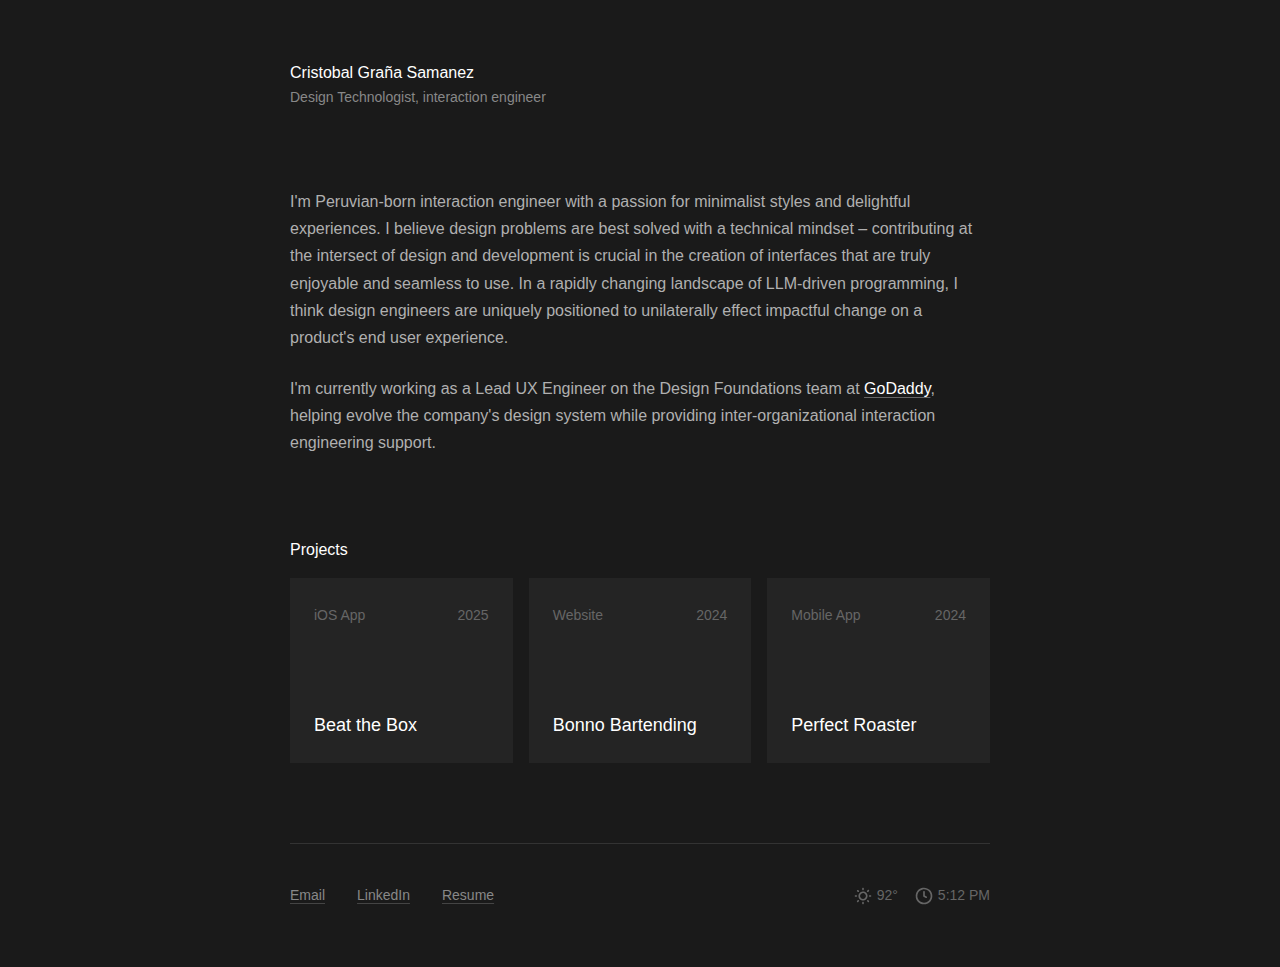
<file: index.html>
<!DOCTYPE html>
<html lang="en">
  <head>
    <meta charset="UTF-8" />
    <meta name="viewport" content="width=device-width, initial-scale=1.0" />
    <title>Cristobal Gra&ntilde;a Samanez - Design Technologist</title>
    <meta name="description" content="Design Technologist & Interaction Engineer" />
    <meta name="author" content="Cristobal Grana Samanez" />
    <link rel="stylesheet" href="styles.css">
  </head>

  <body>
    <div class="container">
      <header class="header">
        <h1 class="name">Cristobal Gra&ntilde;a Samanez</h1>
        <p class="title">Design Technologist, interaction engineer</p>
      </header>

      <main class="main">
        <section class="about">
          <p>I'm Peruvian-born interaction engineer with a passion for minimalist styles and delightful experiences. I believe design problems are best solved with a technical mindset – contributing at the intersect of design and development is crucial in the creation of interfaces that are truly enjoyable and seamless to use. In a rapidly changing landscape of LLM-driven programming, I think design engineers are uniquely positioned to unilaterally effect impactful change on a product's end user experience.</p>
          
          <p>I'm currently working as a Lead UX Engineer on the Design Foundations team at <a href="https://www.godaddy.com/" class="link">GoDaddy</a>, helping evolve the company's design system while providing inter-organizational interaction engineering support.</p>
        </section>

        <section class="projects">
          <h2 class="section-title">Projects</h2>
          <div class="projects-grid">
            <a href="https://apps.apple.com/us/app/beat-the-box-card-game/id6746703360?platform=iphone" class="project-card" target="_blank" rel="noreferrer">
              <div class="project-data">
                <div class="project-year">iOS App</div>
                <div class="project-year">2025</div>
              </div>
              <div class="project-content">
                <h3 class="project-title">Beat the Box</h3>
              </div>
            </a>

            <a href="https://bonnobartending.com" class="project-card" target="_blank" rel="noreferrer">
              <div class="project-data">
                <div class="project-year">Website</div>
                <div class="project-year">2024</div>
              </div>
              <div class="project-content">
                <h3 class="project-title">Bonno Bartending</h3>
              </div>
            </a>
            
            <a href="https://apps.apple.com/us/app/perfect-roaster/id6664058919?platform=iphone" class="project-card" target="_blank" rel="noreferrer">
              <div class="project-data">
                <div class="project-year">Mobile App</div>
                <div class="project-year">2024</div>
              </div>
              <div class="project-content">
                <h3 class="project-title">Perfect Roaster</h3>
              </div>
            </a>
          </div>
        </section>
      </main>

      <footer class="footer">
        <div class="footer-links">
          <a href="mailto:hellothere@cristobalgrana.me" class="footer-link" target="_blank" rel="noreferrer">Email</a>
          <a href="https://www.linkedin.com/in/cristobal-grana-samanez/" class="footer-link" target="_blank" rel="noreferrer">LinkedIn</a>
          <a href="./resume-combined.pdf" class="footer-link" target="_blank" rel="noreferrer">Resume</a>
        </div>
        <div class="footer-info">
          <span class="weather" id="weather">
            <svg width="20" height="20" viewBox="0 0 20 20" fill="none" xmlns="http://www.w3.org/2000/svg">
              <path d="M4.69996 14.1667L4.10829 14.7584C3.95308 14.9145 3.86597 15.1258 3.86597 15.3459C3.86597 15.5661 3.95308 15.7773 4.10829 15.9334C4.26443 16.0886 4.47564 16.1757 4.69579 16.1757C4.91595 16.1757 5.12716 16.0886 5.28329 15.9334L5.87496 15.3417C6.01148 15.1823 6.08282 14.9773 6.07472 14.7675C6.06662 14.5578 5.97967 14.3589 5.83126 14.2104C5.68285 14.062 5.4839 13.9751 5.27417 13.967C5.06444 13.9589 4.85938 14.0302 4.69996 14.1667ZM4.16663 10.0001C4.16663 9.77907 4.07883 9.56711 3.92255 9.41083C3.76627 9.25455 3.55431 9.16675 3.33329 9.16675H2.49996C2.27895 9.16675 2.06698 9.25455 1.9107 9.41083C1.75442 9.56711 1.66663 9.77907 1.66663 10.0001C1.66663 10.2211 1.75442 10.4331 1.9107 10.5893C2.06698 10.7456 2.27895 10.8334 2.49996 10.8334H3.33329C3.55431 10.8334 3.76627 10.7456 3.92255 10.5893C4.07883 10.4331 4.16663 10.2211 4.16663 10.0001ZM9.99996 4.16675C10.221 4.16675 10.4329 4.07895 10.5892 3.92267C10.7455 3.76639 10.8333 3.55443 10.8333 3.33341V2.50008C10.8333 2.27907 10.7455 2.06711 10.5892 1.91083C10.4329 1.75455 10.221 1.66675 9.99996 1.66675C9.77894 1.66675 9.56698 1.75455 9.4107 1.91083C9.25442 2.06711 9.16663 2.27907 9.16663 2.50008V3.33341C9.16663 3.55443 9.25442 3.76639 9.4107 3.92267C9.56698 4.07895 9.77894 4.16675 9.99996 4.16675ZM4.69996 5.87508C4.85518 6.02904 5.06468 6.11583 5.28329 6.11675C5.39296 6.11738 5.50168 6.09636 5.60321 6.05489C5.70475 6.01342 5.79709 5.95232 5.87496 5.87508C6.03017 5.71895 6.11729 5.50774 6.11729 5.28758C6.11729 5.06743 6.03017 4.85622 5.87496 4.70008L5.28329 4.10841C5.12387 3.97189 4.91881 3.90055 4.70908 3.90866C4.49935 3.91676 4.3004 4.0037 4.15199 4.15211C4.00358 4.30052 3.91663 4.49947 3.90853 4.7092C3.90043 4.91893 3.97177 5.124 4.10829 5.28341L4.69996 5.87508ZM14.7 6.11675C14.9186 6.11583 15.1281 6.02904 15.2833 5.87508L15.875 5.28341C15.9622 5.20871 16.033 5.11678 16.0831 5.01339C16.1331 4.91 16.1612 4.79739 16.1656 4.68263C16.1701 4.56786 16.1507 4.45342 16.1088 4.34648C16.0669 4.23954 16.0034 4.14242 15.9222 4.06121C15.841 3.97999 15.7438 3.91645 15.6369 3.87455C15.53 3.83265 15.4155 3.81332 15.3007 3.81775C15.186 3.82218 15.0734 3.85029 14.97 3.90031C14.8666 3.95033 14.7747 4.02118 14.7 4.10841L14.1666 4.70008C14.0114 4.85622 13.9243 5.06743 13.9243 5.28758C13.9243 5.50774 14.0114 5.71895 14.1666 5.87508C14.3135 6.02122 14.5096 6.10738 14.7166 6.11675H14.7ZM17.5 9.16675H16.6666C16.4456 9.16675 16.2336 9.25455 16.0774 9.41083C15.9211 9.56711 15.8333 9.77907 15.8333 10.0001C15.8333 10.2211 15.9211 10.4331 16.0774 10.5893C16.2336 10.7456 16.4456 10.8334 16.6666 10.8334H17.5C17.721 10.8334 17.9329 10.7456 18.0892 10.5893C18.2455 10.4331 18.3333 10.2211 18.3333 10.0001C18.3333 9.77907 18.2455 9.56711 18.0892 9.41083C17.9329 9.25455 17.721 9.16675 17.5 9.16675ZM9.99996 15.8334C9.77894 15.8334 9.56698 15.9212 9.4107 16.0775C9.25442 16.2338 9.16663 16.4457 9.16663 16.6667V17.5001C9.16663 17.7211 9.25442 17.9331 9.4107 18.0893C9.56698 18.2456 9.77894 18.3334 9.99996 18.3334C10.221 18.3334 10.4329 18.2456 10.5892 18.0893C10.7455 17.9331 10.8333 17.7211 10.8333 17.5001V16.6667C10.8333 16.4457 10.7455 16.2338 10.5892 16.0775C10.4329 15.9212 10.221 15.8334 9.99996 15.8334ZM15.3 14.1667C15.1416 14.0787 14.9589 14.0446 14.7795 14.0697C14.6001 14.0948 14.4337 14.1776 14.3056 14.3057C14.1775 14.4339 14.0947 14.6002 14.0696 14.7796C14.0445 14.9591 14.0786 15.1418 14.1666 15.3001L14.7583 15.8917C14.9144 16.047 15.1256 16.1341 15.3458 16.1341C15.5659 16.1341 15.7772 16.047 15.9333 15.8917C16.0885 15.7356 16.1756 15.5244 16.1756 15.3042C16.1756 15.0841 16.0885 14.8729 15.9333 14.7167L15.3 14.1667ZM9.99996 5.41675C9.09346 5.41675 8.20732 5.68556 7.4536 6.18918C6.69987 6.6928 6.11241 7.40862 5.76551 8.24612C5.41861 9.08361 5.32784 10.0052 5.50469 10.8942C5.68154 11.7833 6.11806 12.6 6.75905 13.241C7.40004 13.882 8.21672 14.3185 9.10579 14.4953C9.99487 14.6722 10.9164 14.5814 11.7539 14.2345C12.5914 13.8876 13.3072 13.3002 13.8109 12.5464C14.3145 11.7927 14.5833 10.9066 14.5833 10.0001C14.5811 8.78518 14.0975 7.62067 13.2384 6.76161C12.3794 5.90254 11.2149 5.41895 9.99996 5.41675ZM9.99996 12.9167C9.4231 12.9167 8.85919 12.7457 8.37955 12.4252C7.8999 12.1047 7.52607 11.6492 7.30531 11.1162C7.08455 10.5833 7.02679 9.99685 7.13934 9.43107C7.25188 8.86529 7.52966 8.34559 7.93756 7.93769C8.34547 7.52978 8.86517 7.252 9.43095 7.13946C9.99672 7.02692 10.5832 7.08468 11.1161 7.30543C11.6491 7.52619 12.1046 7.90002 12.4251 8.37967C12.7456 8.85931 12.9166 9.42322 12.9166 10.0001C12.9166 10.7736 12.6093 11.5155 12.0624 12.0625C11.5154 12.6095 10.7735 12.9167 9.99996 12.9167Z" fill="#666666"/>
            </svg>
            Loading...
          </span>
          <span class="time" id="time">
            <svg width="20" height="20" viewBox="0 0 20 20" fill="none" xmlns="http://www.w3.org/2000/svg">
              <path d="M12.5817 10.5282L10.8333 9.51912V5.83342C10.8333 5.6124 10.7455 5.40044 10.5892 5.24416C10.4329 5.08788 10.221 5.00008 9.99996 5.00008C9.77895 5.00008 9.56699 5.08788 9.41071 5.24416C9.25443 5.40044 9.16663 5.6124 9.16663 5.83342V10.0001C9.16659 10.1464 9.20508 10.2901 9.27822 10.4168C9.35136 10.5436 9.45658 10.6488 9.5833 10.7219L11.7484 11.9719C11.8432 12.0267 11.9479 12.0623 12.0564 12.0766C12.165 12.0909 12.2753 12.0837 12.381 12.0554C12.4868 12.0271 12.5859 11.9782 12.6728 11.9115C12.7597 11.8449 12.8326 11.7618 12.8873 11.667C12.942 11.5721 12.9775 11.4675 12.9918 11.3589C13.0061 11.2503 12.9988 11.14 12.9704 11.0343C12.9421 10.9285 12.8931 10.8294 12.8264 10.7426C12.7597 10.6558 12.6766 10.5829 12.5817 10.5282ZM9.99996 1.66675C8.35179 1.66675 6.74062 2.15549 5.37021 3.07117C3.9998 3.98685 2.9317 5.28834 2.30097 6.81105C1.67024 8.33377 1.50521 10.0093 1.82675 11.6258C2.1483 13.2423 2.94197 14.7272 4.10741 15.8926C5.27284 17.0581 6.7577 17.8517 8.37421 18.1733C9.99072 18.4948 11.6663 18.3298 13.189 17.6991C14.7117 17.0683 16.0132 16.0002 16.9289 14.6298C17.8446 13.2594 18.3333 11.6483 18.3333 10.0001C18.3308 7.7907 17.4521 5.67251 15.8898 4.11024C14.3275 2.54797 12.2093 1.66921 9.99996 1.66675ZM9.99996 16.6667C8.68142 16.6667 7.39249 16.2758 6.29616 15.5432C5.19983 14.8107 4.34535 13.7695 3.84077 12.5513C3.33618 11.3331 3.20416 9.99269 3.46139 8.69948C3.71863 7.40627 4.35357 6.21839 5.28592 5.28604C6.21827 4.35369 7.40615 3.71875 8.69936 3.46151C9.99257 3.20428 11.333 3.3363 12.5512 3.84088C13.7694 4.34547 14.8105 5.19995 15.5431 6.29628C16.2756 7.39261 16.6666 8.68154 16.6666 10.0001C16.6646 11.7676 15.9616 13.4621 14.7118 14.7119C13.462 15.9617 11.7675 16.6647 9.99996 16.6667Z" fill="#666666"/>
            </svg>
            Loading...
          </span>
        </div>
      </footer>
    </div>

    <script>
      // Simple fade-in animation on page load
      window.addEventListener('load', function() {
        document.body.classList.add('loaded');
      });

      // Weather and Time functionality
      class WeatherTimeManager {
        constructor() {
          this.weatherElement = document.getElementById('weather');
          this.timeElement = document.getElementById('time');
          this.city = 'phoenix';
          this.state = 'az';
          this.country = 'us';
          this.sunEmoji = 
            `<svg width="20" height="20" viewBox="0 0 20 20" fill="none" xmlns="http://www.w3.org/2000/svg">
              <path d="M4.69996 14.1667L4.10829 14.7584C3.95308 14.9145 3.86597 15.1258 3.86597 15.3459C3.86597 15.5661 3.95308 15.7773 4.10829 15.9334C4.26443 16.0886 4.47564 16.1757 4.69579 16.1757C4.91595 16.1757 5.12716 16.0886 5.28329 15.9334L5.87496 15.3417C6.01148 15.1823 6.08282 14.9773 6.07472 14.7675C6.06662 14.5578 5.97967 14.3589 5.83126 14.2104C5.68285 14.062 5.4839 13.9751 5.27417 13.967C5.06444 13.9589 4.85938 14.0302 4.69996 14.1667ZM4.16663 10.0001C4.16663 9.77907 4.07883 9.56711 3.92255 9.41083C3.76627 9.25455 3.55431 9.16675 3.33329 9.16675H2.49996C2.27895 9.16675 2.06698 9.25455 1.9107 9.41083C1.75442 9.56711 1.66663 9.77907 1.66663 10.0001C1.66663 10.2211 1.75442 10.4331 1.9107 10.5893C2.06698 10.7456 2.27895 10.8334 2.49996 10.8334H3.33329C3.55431 10.8334 3.76627 10.7456 3.92255 10.5893C4.07883 10.4331 4.16663 10.2211 4.16663 10.0001ZM9.99996 4.16675C10.221 4.16675 10.4329 4.07895 10.5892 3.92267C10.7455 3.76639 10.8333 3.55443 10.8333 3.33341V2.50008C10.8333 2.27907 10.7455 2.06711 10.5892 1.91083C10.4329 1.75455 10.221 1.66675 9.99996 1.66675C9.77894 1.66675 9.56698 1.75455 9.4107 1.91083C9.25442 2.06711 9.16663 2.27907 9.16663 2.50008V3.33341C9.16663 3.55443 9.25442 3.76639 9.4107 3.92267C9.56698 4.07895 9.77894 4.16675 9.99996 4.16675ZM4.69996 5.87508C4.85518 6.02904 5.06468 6.11583 5.28329 6.11675C5.39296 6.11738 5.50168 6.09636 5.60321 6.05489C5.70475 6.01342 5.79709 5.95232 5.87496 5.87508C6.03017 5.71895 6.11729 5.50774 6.11729 5.28758C6.11729 5.06743 6.03017 4.85622 5.87496 4.70008L5.28329 4.10841C5.12387 3.97189 4.91881 3.90055 4.70908 3.90866C4.49935 3.91676 4.3004 4.0037 4.15199 4.15211C4.00358 4.30052 3.91663 4.49947 3.90853 4.7092C3.90043 4.91893 3.97177 5.124 4.10829 5.28341L4.69996 5.87508ZM14.7 6.11675C14.9186 6.11583 15.1281 6.02904 15.2833 5.87508L15.875 5.28341C15.9622 5.20871 16.033 5.11678 16.0831 5.01339C16.1331 4.91 16.1612 4.79739 16.1656 4.68263C16.1701 4.56786 16.1507 4.45342 16.1088 4.34648C16.0669 4.23954 16.0034 4.14242 15.9222 4.06121C15.841 3.97999 15.7438 3.91645 15.6369 3.87455C15.53 3.83265 15.4155 3.81332 15.3007 3.81775C15.186 3.82218 15.0734 3.85029 14.97 3.90031C14.8666 3.95033 14.7747 4.02118 14.7 4.10841L14.1666 4.70008C14.0114 4.85622 13.9243 5.06743 13.9243 5.28758C13.9243 5.50774 14.0114 5.71895 14.1666 5.87508C14.3135 6.02122 14.5096 6.10738 14.7166 6.11675H14.7ZM17.5 9.16675H16.6666C16.4456 9.16675 16.2336 9.25455 16.0774 9.41083C15.9211 9.56711 15.8333 9.77907 15.8333 10.0001C15.8333 10.2211 15.9211 10.4331 16.0774 10.5893C16.2336 10.7456 16.4456 10.8334 16.6666 10.8334H17.5C17.721 10.8334 17.9329 10.7456 18.0892 10.5893C18.2455 10.4331 18.3333 10.2211 18.3333 10.0001C18.3333 9.77907 18.2455 9.56711 18.0892 9.41083C17.9329 9.25455 17.721 9.16675 17.5 9.16675ZM9.99996 15.8334C9.77894 15.8334 9.56698 15.9212 9.4107 16.0775C9.25442 16.2338 9.16663 16.4457 9.16663 16.6667V17.5001C9.16663 17.7211 9.25442 17.9331 9.4107 18.0893C9.56698 18.2456 9.77894 18.3334 9.99996 18.3334C10.221 18.3334 10.4329 18.2456 10.5892 18.0893C10.7455 17.9331 10.8333 17.7211 10.8333 17.5001V16.6667C10.8333 16.4457 10.7455 16.2338 10.5892 16.0775C10.4329 15.9212 10.221 15.8334 9.99996 15.8334ZM15.3 14.1667C15.1416 14.0787 14.9589 14.0446 14.7795 14.0697C14.6001 14.0948 14.4337 14.1776 14.3056 14.3057C14.1775 14.4339 14.0947 14.6002 14.0696 14.7796C14.0445 14.9591 14.0786 15.1418 14.1666 15.3001L14.7583 15.8917C14.9144 16.047 15.1256 16.1341 15.3458 16.1341C15.5659 16.1341 15.7772 16.047 15.9333 15.8917C16.0885 15.7356 16.1756 15.5244 16.1756 15.3042C16.1756 15.0841 16.0885 14.8729 15.9333 14.7167L15.3 14.1667ZM9.99996 5.41675C9.09346 5.41675 8.20732 5.68556 7.4536 6.18918C6.69987 6.6928 6.11241 7.40862 5.76551 8.24612C5.41861 9.08361 5.32784 10.0052 5.50469 10.8942C5.68154 11.7833 6.11806 12.6 6.75905 13.241C7.40004 13.882 8.21672 14.3185 9.10579 14.4953C9.99487 14.6722 10.9164 14.5814 11.7539 14.2345C12.5914 13.8876 13.3072 13.3002 13.8109 12.5464C14.3145 11.7927 14.5833 10.9066 14.5833 10.0001C14.5811 8.78518 14.0975 7.62067 13.2384 6.76161C12.3794 5.90254 11.2149 5.41895 9.99996 5.41675ZM9.99996 12.9167C9.4231 12.9167 8.85919 12.7457 8.37955 12.4252C7.8999 12.1047 7.52607 11.6492 7.30531 11.1162C7.08455 10.5833 7.02679 9.99685 7.13934 9.43107C7.25188 8.86529 7.52966 8.34559 7.93756 7.93769C8.34547 7.52978 8.86517 7.252 9.43095 7.13946C9.99672 7.02692 10.5832 7.08468 11.1161 7.30543C11.6491 7.52619 12.1046 7.90002 12.4251 8.37967C12.7456 8.85931 12.9166 9.42322 12.9166 10.0001C12.9166 10.7736 12.6093 11.5155 12.0624 12.0625C11.5154 12.6095 10.7735 12.9167 9.99996 12.9167Z" fill="#666666"/>
            </svg>`;
          this.clockEmoji = 
            `<svg width="20" height="20" viewBox="0 0 20 20" fill="none" xmlns="http://www.w3.org/2000/svg">
              <path d="M12.5817 10.5282L10.8333 9.51912V5.83342C10.8333 5.6124 10.7455 5.40044 10.5892 5.24416C10.4329 5.08788 10.221 5.00008 9.99996 5.00008C9.77895 5.00008 9.56699 5.08788 9.41071 5.24416C9.25443 5.40044 9.16663 5.6124 9.16663 5.83342V10.0001C9.16659 10.1464 9.20508 10.2901 9.27822 10.4168C9.35136 10.5436 9.45658 10.6488 9.5833 10.7219L11.7484 11.9719C11.8432 12.0267 11.9479 12.0623 12.0564 12.0766C12.165 12.0909 12.2753 12.0837 12.381 12.0554C12.4868 12.0271 12.5859 11.9782 12.6728 11.9115C12.7597 11.8449 12.8326 11.7618 12.8873 11.667C12.942 11.5721 12.9775 11.4675 12.9918 11.3589C13.0061 11.2503 12.9988 11.14 12.9704 11.0343C12.9421 10.9285 12.8931 10.8294 12.8264 10.7426C12.7597 10.6558 12.6766 10.5829 12.5817 10.5282ZM9.99996 1.66675C8.35179 1.66675 6.74062 2.15549 5.37021 3.07117C3.9998 3.98685 2.9317 5.28834 2.30097 6.81105C1.67024 8.33377 1.50521 10.0093 1.82675 11.6258C2.1483 13.2423 2.94197 14.7272 4.10741 15.8926C5.27284 17.0581 6.7577 17.8517 8.37421 18.1733C9.99072 18.4948 11.6663 18.3298 13.189 17.6991C14.7117 17.0683 16.0132 16.0002 16.9289 14.6298C17.8446 13.2594 18.3333 11.6483 18.3333 10.0001C18.3308 7.7907 17.4521 5.67251 15.8898 4.11024C14.3275 2.54797 12.2093 1.66921 9.99996 1.66675ZM9.99996 16.6667C8.68142 16.6667 7.39249 16.2758 6.29616 15.5432C5.19983 14.8107 4.34535 13.7695 3.84077 12.5513C3.33618 11.3331 3.20416 9.99269 3.46139 8.69948C3.71863 7.40627 4.35357 6.21839 5.28592 5.28604C6.21827 4.35369 7.40615 3.71875 8.69936 3.46151C9.99257 3.20428 11.333 3.3363 12.5512 3.84088C13.7694 4.34547 14.8105 5.19995 15.5431 6.29628C16.2756 7.39261 16.6666 8.68154 16.6666 10.0001C16.6646 11.7676 15.9616 13.4621 14.7118 14.7119C13.462 15.9617 11.7675 16.6647 9.99996 16.6667Z" fill="#666666"/>
            </svg>`;
          
          this.init();
        }

        init() {
          this.updateTime();
          this.fetchWeather();
          
          // Update time every minute
          setInterval(() => this.updateTime(), 60000);
          
          // Update weather every 30 minutes
          setInterval(() => this.fetchWeather(), 1800000);
        }

        updateTime() {
          const now = new Date();
          const timeString = now.toLocaleTimeString('en-US', {
            hour: 'numeric',
            minute: '2-digit',
            hour12: true
          });
          
          this.timeElement.innerHTML = `${this.clockEmoji} ${timeString}`;
        }

        async fetchWeather() {
          try {
            const apiKey = 'eb6ba3ad4a6ce5ca9aeeea11b4390ca1';
            const url = `https://api.openweathermap.org/data/2.5/weather?q=${this.city},${this.state},${this.country}&units=imperial&appid=${apiKey}`;
            const response = await fetch(url);
            const data = await response.json();
            this.updateWeatherDisplay(data);
            
          } catch (error) {
            console.error('Error fetching weather:', error);
            this.setWeatherFallback();
          }
        }

        updateWeatherDisplay(data) {
          const temp = Math.round(data.main.temp);
          const weatherId = data.weather[0].id;
          
          this.weatherElement.innerHTML = `${this.sunEmoji} ${temp}°`;
        }

        setWeatherFallback() {
          const currentHour = new Date().getHours();
          let temp;
          
          if (currentHour >= 6 && currentHour < 18) {
            // Daytime
            temp = Math.floor(Math.random() * 20) + 75; // 75-95°F typical Phoenix daytime
          } else {
            // Nighttime
            temp = Math.floor(Math.random() * 15) + 60; // 60-75°F typical Phoenix nighttime
          }
          
          this.weatherElement.innerHTML = `${this.sunEmoji} ${temp}°`;
        }
      }

      // Initialize weather and time manager when DOM is loaded
      document.addEventListener('DOMContentLoaded', function() {
        new WeatherTimeManager();
      });
    </script>
  </body>
</html>
</file>
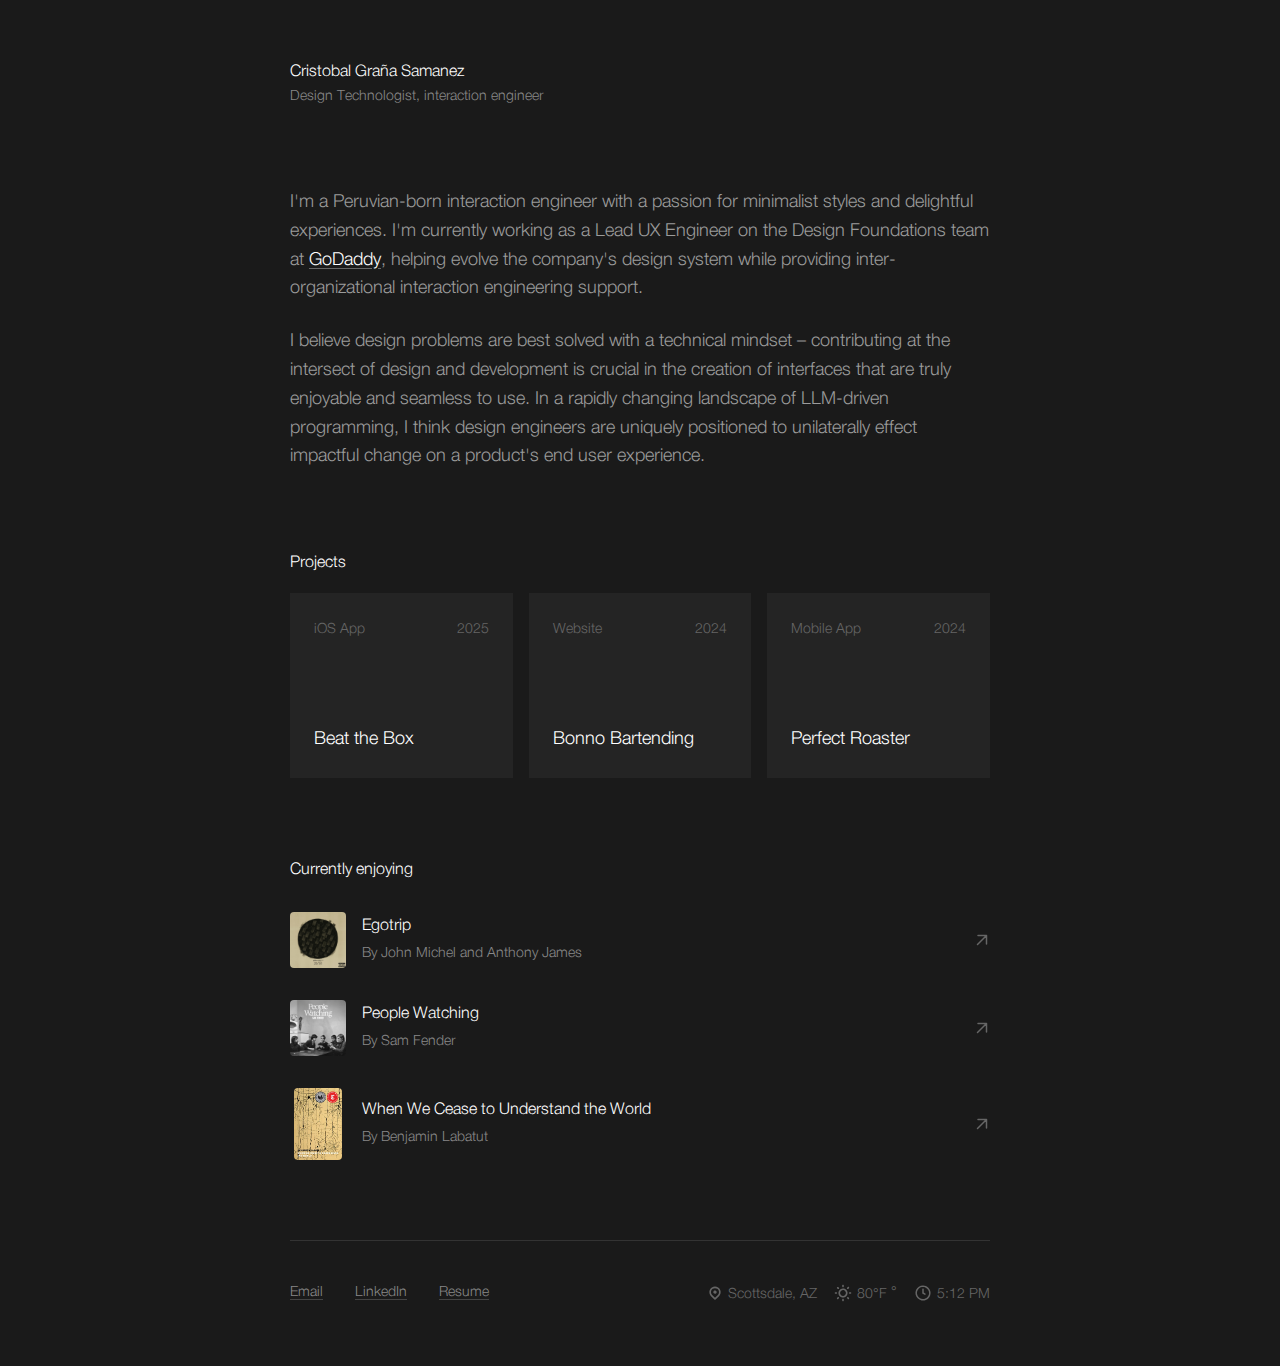
<file: public/index.html>
<!DOCTYPE html>
<html lang="en">
  <head>
    <meta charset="UTF-8" />
    <meta name="viewport" content="width=device-width, initial-scale=1.0" />
    <title>Cristobal Gra&ntilde;a Samanez - Design Technologist</title>
    <meta name="description" content="Design Technologist & Interaction Engineer" />
    <meta name="author" content="Cristobal Grana Samanez" />
    <link rel="stylesheet" href="styles.css">
    <link rel="icon" type="image/png" href="./favicon.png"/>
  </head>

  <body>
    <div class="container">
      <header class="header">
        <h1 class="name">Cristobal Gra&ntilde;a Samanez</h1>
        <p class="title">Design Technologist, interaction engineer</p>
      </header>

      <main class="main">
        <section class="about">
          <p>I'm a Peruvian-born interaction engineer with a passion for minimalist styles and delightful experiences. I'm currently working as a Lead UX Engineer on the Design Foundations team at <a href="https://www.godaddy.com/" class="link">GoDaddy</a>, helping evolve the company's design system while providing inter-organizational interaction engineering support.
          
          <p>I believe design problems are best solved with a technical mindset – contributing at the intersect of design and development is crucial in the creation of interfaces that are truly enjoyable and seamless to use. In a rapidly changing landscape of LLM-driven programming, I think design engineers are uniquely positioned to unilaterally effect impactful change on a product's end user experience.</p>
        </section>

        <section class="projects">
          <h2 class="section-title">Projects</h2>
          <div class="projects-grid">
            <a href="https://apps.apple.com/us/app/beat-the-box-card-game/id6746703360?platform=iphone" class="project-card" target="_blank" rel="noreferrer">
              <div class="project-data">
                <div class="project-year">iOS App</div>
                <div class="project-year">2025</div>
              </div>
              <div class="project-content">
                <h3 class="project-title">Beat the Box</h3>
              </div>
            </a>

            <a href="https://bonnobartending.com" class="project-card" target="_blank" rel="noreferrer">
              <div class="project-data">
                <div class="project-year">Website</div>
                <div class="project-year">2024</div>
              </div>
              <div class="project-content">
                <h3 class="project-title">Bonno Bartending</h3>
              </div>
            </a>
            
            <a href="https://apps.apple.com/us/app/perfect-roaster/id6664058919?platform=iphone" class="project-card" target="_blank" rel="noreferrer">
              <div class="project-data">
                <div class="project-year">Mobile App</div>
                <div class="project-year">2024</div>
              </div>
              <div class="project-content">
                <h3 class="project-title">Perfect Roaster</h3>
              </div>
            </a>
          </div>
        </section>

        <section class="currently-enjoying">
          <h2 class="section-title">Currently enjoying</h2>
          <div class="enjoying-grid">
            <a href="https://open.spotify.com/album/3iKxcGgS71n7ND8I2A3CF5?si=UqEgxU9ZSK-kC2SHAjlPkw" target="_blank" rel="noreferrer" class="enjoying-link">
              <div class="enjoying-item">
                <div class="enjoying-thumbnail">
                  <img src="egotrip.jpg" alt="Egotrip album cover" class="thumbnail-image">
                </div>
                <div class="enjoying-content">
                  <h3 class="enjoying-title">Egotrip</h3>
                  <p class="enjoying-subtitle">By John Michel and Anthony James</p>
                </div>
                <svg class="arrow-icon" width="16" height="16" viewBox="0 0 16 16" fill="none" xmlns="http://www.w3.org/2000/svg">
                  <path d="M3.5 12.5L12.5 3.5M12.5 3.5H4M12.5 3.5V12" stroke="#666666" stroke-width="1.5" stroke-linecap="round" stroke-linejoin="round"/>
                </svg>
              </div>
            </a>

            <a href="https://open.spotify.com/album/6Abecbed8BYAdHy9RaVoY7?si=dfoDwZ7jQvGrAf4J0MHOiQ" target="_blank" rel="noreferrer" class="enjoying-link">
              <div class="enjoying-item">
                <div class="enjoying-thumbnail">
                  <img src="fender.jpg" alt="People Watching album cover" class="thumbnail-image">
                </div>
                <div class="enjoying-content">
                  <h3 class="enjoying-title">People Watching</h3>
                  <p class="enjoying-subtitle">By Sam Fender</p>
                </div>
                <svg class="arrow-icon" width="16" height="16" viewBox="0 0 16 16" fill="none" xmlns="http://www.w3.org/2000/svg">
                  <path d="M3.5 12.5L12.5 3.5M12.5 3.5H4M12.5 3.5V12" stroke="#666666" stroke-width="1.5" stroke-linecap="round" stroke-linejoin="round"/>
                </svg>
              </div>
            </a>

            <a href="https://www.goodreads.com/book/show/62069739-when-we-cease-to-understand-the-world" target="_blank" rel="noreferrer" class="enjoying-link">
              <div class="enjoying-item">
                <div class="enjoying-thumbnail">
                  <img src="labatut.jpg" alt="When We Cease to Understand the World book cover" class="thumbnail-image book-cover">
                </div>
                <div class="enjoying-content">
                  <h3 class="enjoying-title">When We Cease to Understand the World</h3>
                  <p class="enjoying-subtitle">By Benjamin Labatut</p>
                </div>
                <svg class="arrow-icon" width="16" height="16" viewBox="0 0 16 16" fill="none" xmlns="http://www.w3.org/2000/svg">
                  <path d="M3.5 12.5L12.5 3.5M12.5 3.5H4M12.5 3.5V12" stroke="#666666" stroke-width="1.5" stroke-linecap="round" stroke-linejoin="round"/>
                </svg>
              </div>
            </a>
          </div>
        </section>
      </main>

      <footer class="footer">
        <div class="footer-links">
          <a href="mailto:hellothere@cristobalgrana.me" class="footer-link" target="_blank" rel="noreferrer">Email</a>
          <a href="https://www.linkedin.com/in/cristobal-grana-samanez/" class="footer-link" target="_blank" rel="noreferrer">LinkedIn</a>
          <a href="https://www.dropbox.com/scl/fi/52irlvrcujjtmb0nvyitj/resume-combined.pdf?rlkey=vvn946gyqxrmpwzmmpjnro9ew&st=jjvklpnk&dl=0" class="footer-link" target="_blank" rel="noreferrer">Resume</a>
        </div>
        <div class="footer-info">
          <span class="city" id="city">
            <svg width="18" height="18" viewBox="0 0 18 18" fill="none" xmlns="http://www.w3.org/2000/svg">
              <path d="M9.00001 9.79874C9.32965 9.79874 9.65188 9.70099 9.92596 9.51785C10.2 9.33472 10.4137 9.07442 10.5398 8.76988C10.666 8.46533 10.699 8.13022 10.6347 7.80692C10.5703 7.48362 10.4116 7.18665 10.1785 6.95356C9.94543 6.72047 9.64846 6.56174 9.32516 6.49743C9.00186 6.43312 8.66675 6.46613 8.36221 6.59227C8.05766 6.71842 7.79736 6.93204 7.61423 7.20612C7.43109 7.4802 7.33334 7.80244 7.33334 8.13207C7.33334 8.5741 7.50894 8.99802 7.8215 9.31058C8.13406 9.62314 8.55798 9.79874 9.00001 9.79874ZM8.40834 15.5571C8.48581 15.6352 8.57798 15.6972 8.67953 15.7395C8.78108 15.7818 8.89 15.8036 9.00001 15.8036C9.11002 15.8036 9.21894 15.7818 9.32049 15.7395C9.42204 15.6972 9.51421 15.6352 9.59168 15.5571L13 12.1404C13.7916 11.3492 14.3308 10.341 14.5494 9.24329C14.768 8.1456 14.6561 7.00774 14.2279 5.97365C13.7997 4.93955 13.0745 4.05566 12.1439 3.43379C11.2133 2.81191 10.1192 2.47998 9.00001 2.47998C7.88077 2.47998 6.78667 2.81191 5.8561 3.43379C4.92553 4.05566 4.20029 4.93955 3.77211 5.97365C3.34393 7.00774 3.23205 8.1456 3.45062 9.24329C3.66918 10.341 4.20838 11.3492 5.00001 12.1404L8.40834 15.5571ZM5.02501 7.74874C5.08195 7.15459 5.27086 6.58065 5.57795 6.06883C5.88504 5.55702 6.30255 5.12025 6.80001 4.79041C7.45351 4.36132 8.21823 4.1327 9.00001 4.1327C9.78179 4.1327 10.5465 4.36132 11.2 4.79041C11.6941 5.11911 12.1093 5.55324 12.4156 6.06156C12.7219 6.56988 12.9118 7.13976 12.9716 7.73023C13.0313 8.32069 12.9595 8.91706 12.7613 9.47645C12.563 10.0358 12.2433 10.5444 11.825 10.9654L9.00001 13.7904L6.17501 10.9654C5.75628 10.5484 5.43578 10.0433 5.23685 9.48691C5.03791 8.93047 4.96555 8.33667 5.02501 7.74874Z" fill="#666666"/>
            </svg>
            <p>Scottsdale, AZ</p>
          </span>
          <span class="weather" id="weather">
            <svg width="20" height="20" viewBox="0 0 20 20" fill="none" xmlns="http://www.w3.org/2000/svg">
              <path d="M4.69996 14.1667L4.10829 14.7584C3.95308 14.9145 3.86597 15.1258 3.86597 15.3459C3.86597 15.5661 3.95308 15.7773 4.10829 15.9334C4.26443 16.0886 4.47564 16.1757 4.69579 16.1757C4.91595 16.1757 5.12716 16.0886 5.28329 15.9334L5.87496 15.3417C6.01148 15.1823 6.08282 14.9773 6.07472 14.7675C6.06662 14.5578 5.97967 14.3589 5.83126 14.2104C5.68285 14.062 5.4839 13.9751 5.27417 13.967C5.06444 13.9589 4.85938 14.0302 4.69996 14.1667ZM4.16663 10.0001C4.16663 9.77907 4.07883 9.56711 3.92255 9.41083C3.76627 9.25455 3.55431 9.16675 3.33329 9.16675H2.49996C2.27895 9.16675 2.06698 9.25455 1.9107 9.41083C1.75442 9.56711 1.66663 9.77907 1.66663 10.0001C1.66663 10.2211 1.75442 10.4331 1.9107 10.5893C2.06698 10.7456 2.27895 10.8334 2.49996 10.8334H3.33329C3.55431 10.8334 3.76627 10.7456 3.92255 10.5893C4.07883 10.4331 4.16663 10.2211 4.16663 10.0001ZM9.99996 4.16675C10.221 4.16675 10.4329 4.07895 10.5892 3.92267C10.7455 3.76639 10.8333 3.55443 10.8333 3.33341V2.50008C10.8333 2.27907 10.7455 2.06711 10.5892 1.91083C10.4329 1.75455 10.221 1.66675 9.99996 1.66675C9.77894 1.66675 9.56698 1.75455 9.4107 1.91083C9.25442 2.06711 9.16663 2.27907 9.16663 2.50008V3.33341C9.16663 3.55443 9.25442 3.76639 9.4107 3.92267C9.56698 4.07895 9.77894 4.16675 9.99996 4.16675ZM4.69996 5.87508C4.85518 6.02904 5.06468 6.11583 5.28329 6.11675C5.39296 6.11738 5.50168 6.09636 5.60321 6.05489C5.70475 6.01342 5.79709 5.95232 5.87496 5.87508C6.03017 5.71895 6.11729 5.50774 6.11729 5.28758C6.11729 5.06743 6.03017 4.85622 5.87496 4.70008L5.28329 4.10841C5.12387 3.97189 4.91881 3.90055 4.70908 3.90866C4.49935 3.91676 4.3004 4.0037 4.15199 4.15211C4.00358 4.30052 3.91663 4.49947 3.90853 4.7092C3.90043 4.91893 3.97177 5.124 4.10829 5.28341L4.69996 5.87508ZM14.7 6.11675C14.9186 6.11583 15.1281 6.02904 15.2833 5.87508L15.875 5.28341C15.9622 5.20871 16.033 5.11678 16.0831 5.01339C16.1331 4.91 16.1612 4.79739 16.1656 4.68263C16.1701 4.56786 16.1507 4.45342 16.1088 4.34648C16.0669 4.23954 16.0034 4.14242 15.9222 4.06121C15.841 3.97999 15.7438 3.91645 15.6369 3.87455C15.53 3.83265 15.4155 3.81332 15.3007 3.81775C15.186 3.82218 15.0734 3.85029 14.97 3.90031C14.8666 3.95033 14.7747 4.02118 14.7 4.10841L14.1666 4.70008C14.0114 4.85622 13.9243 5.06743 13.9243 5.28758C13.9243 5.50774 14.0114 5.71895 14.1666 5.87508C14.3135 6.02122 14.5096 6.10738 14.7166 6.11675H14.7ZM17.5 9.16675H16.6666C16.4456 9.16675 16.2336 9.25455 16.0774 9.41083C15.9211 9.56711 15.8333 9.77907 15.8333 10.0001C15.8333 10.2211 15.9211 10.4331 16.0774 10.5893C16.2336 10.7456 16.4456 10.8334 16.6666 10.8334H17.5C17.721 10.8334 17.9329 10.7456 18.0892 10.5893C18.2455 10.4331 18.3333 10.2211 18.3333 10.0001C18.3333 9.77907 18.2455 9.56711 18.0892 9.41083C17.9329 9.25455 17.721 9.16675 17.5 9.16675ZM9.99996 15.8334C9.77894 15.8334 9.56698 15.9212 9.4107 16.0775C9.25442 16.2338 9.16663 16.4457 9.16663 16.6667V17.5001C9.16663 17.7211 9.25442 17.9331 9.4107 18.0893C9.56698 18.2456 9.77894 18.3334 9.99996 18.3334C10.221 18.3334 10.4329 18.2456 10.5892 18.0893C10.7455 17.9331 10.8333 17.7211 10.8333 17.5001V16.6667C10.8333 16.4457 10.7455 16.2338 10.5892 16.0775C10.4329 15.9212 10.221 15.8334 9.99996 15.8334ZM15.3 14.1667C15.1416 14.0787 14.9589 14.0446 14.7795 14.0697C14.6001 14.0948 14.4337 14.1776 14.3056 14.3057C14.1775 14.4339 14.0947 14.6002 14.0696 14.7796C14.0445 14.9591 14.0786 15.1418 14.1666 15.3001L14.7583 15.8917C14.9144 16.047 15.1256 16.1341 15.3458 16.1341C15.5659 16.1341 15.7772 16.047 15.9333 15.8917C16.0885 15.7356 16.1756 15.5244 16.1756 15.3042C16.1756 15.0841 16.0885 14.8729 15.9333 14.7167L15.3 14.1667ZM9.99996 5.41675C9.09346 5.41675 8.20732 5.68556 7.4536 6.18918C6.69987 6.6928 6.11241 7.40862 5.76551 8.24612C5.41861 9.08361 5.32784 10.0052 5.50469 10.8942C5.68154 11.7833 6.11806 12.6 6.75905 13.241C7.40004 13.882 8.21672 14.3185 9.10579 14.4953C9.99487 14.6722 10.9164 14.5814 11.7539 14.2345C12.5914 13.8876 13.3072 13.3002 13.8109 12.5464C14.3145 11.7927 14.5833 10.9066 14.5833 10.0001C14.5811 8.78518 14.0975 7.62067 13.2384 6.76161C12.3794 5.90254 11.2149 5.41895 9.99996 5.41675ZM9.99996 12.9167C9.4231 12.9167 8.85919 12.7457 8.37955 12.4252C7.8999 12.1047 7.52607 11.6492 7.30531 11.1162C7.08455 10.5833 7.02679 9.99685 7.13934 9.43107C7.25188 8.86529 7.52966 8.34559 7.93756 7.93769C8.34547 7.52978 8.86517 7.252 9.43095 7.13946C9.99672 7.02692 10.5832 7.08468 11.1161 7.30543C11.6491 7.52619 12.1046 7.90002 12.4251 8.37967C12.7456 8.85931 12.9166 9.42322 12.9166 10.0001C12.9166 10.7736 12.6093 11.5155 12.0624 12.0625C11.5154 12.6095 10.7735 12.9167 9.99996 12.9167Z" fill="#666666"/>
            </svg>
            Loading...
          </span>
          <span class="time" id="time">
            <svg width="20" height="20" viewBox="0 0 20 20" fill="none" xmlns="http://www.w3.org/2000/svg">
              <path d="M12.5817 10.5282L10.8333 9.51912V5.83342C10.8333 5.6124 10.7455 5.40044 10.5892 5.24416C10.4329 5.08788 10.221 5.00008 9.99996 5.00008C9.77895 5.00008 9.56699 5.08788 9.41071 5.24416C9.25443 5.40044 9.16663 5.6124 9.16663 5.83342V10.0001C9.16659 10.1464 9.20508 10.2901 9.27822 10.4168C9.35136 10.5436 9.45658 10.6488 9.5833 10.7219L11.7484 11.9719C11.8432 12.0267 11.9479 12.0623 12.0564 12.0766C12.165 12.0909 12.2753 12.0837 12.381 12.0554C12.4868 12.0271 12.5859 11.9782 12.6728 11.9115C12.7597 11.8449 12.8326 11.7618 12.8873 11.667C12.942 11.5721 12.9775 11.4675 12.9918 11.3589C13.0061 11.2503 12.9988 11.14 12.9704 11.0343C12.9421 10.9285 12.8931 10.8294 12.8264 10.7426C12.7597 10.6558 12.6766 10.5829 12.5817 10.5282ZM9.99996 1.66675C8.35179 1.66675 6.74062 2.15549 5.37021 3.07117C3.9998 3.98685 2.9317 5.28834 2.30097 6.81105C1.67024 8.33377 1.50521 10.0093 1.82675 11.6258C2.1483 13.2423 2.94197 14.7272 4.10741 15.8926C5.27284 17.0581 6.7577 17.8517 8.37421 18.1733C9.99072 18.4948 11.6663 18.3298 13.189 17.6991C14.7117 17.0683 16.0132 16.0002 16.9289 14.6298C17.8446 13.2594 18.3333 11.6483 18.3333 10.0001C18.3308 7.7907 17.4521 5.67251 15.8898 4.11024C14.3275 2.54797 12.2093 1.66921 9.99996 1.66675ZM9.99996 16.6667C8.68142 16.6667 7.39249 16.2758 6.29616 15.5432C5.19983 14.8107 4.34535 13.7695 3.84077 12.5513C3.33618 11.3331 3.20416 9.99269 3.46139 8.69948C3.71863 7.40627 4.35357 6.21839 5.28592 5.28604C6.21827 4.35369 7.40615 3.71875 8.69936 3.46151C9.99257 3.20428 11.333 3.3363 12.5512 3.84088C13.7694 4.34547 14.8105 5.19995 15.5431 6.29628C16.2756 7.39261 16.6666 8.68154 16.6666 10.0001C16.6646 11.7676 15.9616 13.4621 14.7118 14.7119C13.462 15.9617 11.7675 16.6647 9.99996 16.6667Z" fill="#666666"/>
            </svg>
            Loading...
          </span>
        </div>
      </footer>
    </div>

    <script>
      // Simple fade-in animation on page load
      window.addEventListener('load', function() {
        document.body.classList.add('loaded');
      });

      // Weather and Time functionality
      class WeatherTimeManager {
        constructor() {
          this.weatherElement = document.getElementById('weather');
          this.timeElement = document.getElementById('time');
          this.city = 'phoenix';
          this.state = 'az';
          this.country = 'us';
          this.sunEmoji = 
            `<svg width="20" height="20" viewBox="0 0 20 20" fill="none" xmlns="http://www.w3.org/2000/svg">
              <path d="M4.69996 14.1667L4.10829 14.7584C3.95308 14.9145 3.86597 15.1258 3.86597 15.3459C3.86597 15.5661 3.95308 15.7773 4.10829 15.9334C4.26443 16.0886 4.47564 16.1757 4.69579 16.1757C4.91595 16.1757 5.12716 16.0886 5.28329 15.9334L5.87496 15.3417C6.01148 15.1823 6.08282 14.9773 6.07472 14.7675C6.06662 14.5578 5.97967 14.3589 5.83126 14.2104C5.68285 14.062 5.4839 13.9751 5.27417 13.967C5.06444 13.9589 4.85938 14.0302 4.69996 14.1667ZM4.16663 10.0001C4.16663 9.77907 4.07883 9.56711 3.92255 9.41083C3.76627 9.25455 3.55431 9.16675 3.33329 9.16675H2.49996C2.27895 9.16675 2.06698 9.25455 1.9107 9.41083C1.75442 9.56711 1.66663 9.77907 1.66663 10.0001C1.66663 10.2211 1.75442 10.4331 1.9107 10.5893C2.06698 10.7456 2.27895 10.8334 2.49996 10.8334H3.33329C3.55431 10.8334 3.76627 10.7456 3.92255 10.5893C4.07883 10.4331 4.16663 10.2211 4.16663 10.0001ZM9.99996 4.16675C10.221 4.16675 10.4329 4.07895 10.5892 3.92267C10.7455 3.76639 10.8333 3.55443 10.8333 3.33341V2.50008C10.8333 2.27907 10.7455 2.06711 10.5892 1.91083C10.4329 1.75455 10.221 1.66675 9.99996 1.66675C9.77894 1.66675 9.56698 1.75455 9.4107 1.91083C9.25442 2.06711 9.16663 2.27907 9.16663 2.50008V3.33341C9.16663 3.55443 9.25442 3.76639 9.4107 3.92267C9.56698 4.07895 9.77894 4.16675 9.99996 4.16675ZM4.69996 5.87508C4.85518 6.02904 5.06468 6.11583 5.28329 6.11675C5.39296 6.11738 5.50168 6.09636 5.60321 6.05489C5.70475 6.01342 5.79709 5.95232 5.87496 5.87508C6.03017 5.71895 6.11729 5.50774 6.11729 5.28758C6.11729 5.06743 6.03017 4.85622 5.87496 4.70008L5.28329 4.10841C5.12387 3.97189 4.91881 3.90055 4.70908 3.90866C4.49935 3.91676 4.3004 4.0037 4.15199 4.15211C4.00358 4.30052 3.91663 4.49947 3.90853 4.7092C3.90043 4.91893 3.97177 5.124 4.10829 5.28341L4.69996 5.87508ZM14.7 6.11675C14.9186 6.11583 15.1281 6.02904 15.2833 5.87508L15.875 5.28341C15.9622 5.20871 16.033 5.11678 16.0831 5.01339C16.1331 4.91 16.1612 4.79739 16.1656 4.68263C16.1701 4.56786 16.1507 4.45342 16.1088 4.34648C16.0669 4.23954 16.0034 4.14242 15.9222 4.06121C15.841 3.97999 15.7438 3.91645 15.6369 3.87455C15.53 3.83265 15.4155 3.81332 15.3007 3.81775C15.186 3.82218 15.0734 3.85029 14.97 3.90031C14.8666 3.95033 14.7747 4.02118 14.7 4.10841L14.1666 4.70008C14.0114 4.85622 13.9243 5.06743 13.9243 5.28758C13.9243 5.50774 14.0114 5.71895 14.1666 5.87508C14.3135 6.02122 14.5096 6.10738 14.7166 6.11675H14.7ZM17.5 9.16675H16.6666C16.4456 9.16675 16.2336 9.25455 16.0774 9.41083C15.9211 9.56711 15.8333 9.77907 15.8333 10.0001C15.8333 10.2211 15.9211 10.4331 16.0774 10.5893C16.2336 10.7456 16.4456 10.8334 16.6666 10.8334H17.5C17.721 10.8334 17.9329 10.7456 18.0892 10.5893C18.2455 10.4331 18.3333 10.2211 18.3333 10.0001C18.3333 9.77907 18.2455 9.56711 18.0892 9.41083C17.9329 9.25455 17.721 9.16675 17.5 9.16675ZM9.99996 15.8334C9.77894 15.8334 9.56698 15.9212 9.4107 16.0775C9.25442 16.2338 9.16663 16.4457 9.16663 16.6667V17.5001C9.16663 17.7211 9.25442 17.9331 9.4107 18.0893C9.56698 18.2456 9.77894 18.3334 9.99996 18.3334C10.221 18.3334 10.4329 18.2456 10.5892 18.0893C10.7455 17.9331 10.8333 17.7211 10.8333 17.5001V16.6667C10.8333 16.4457 10.7455 16.2338 10.5892 16.0775C10.4329 15.9212 10.221 15.8334 9.99996 15.8334ZM15.3 14.1667C15.1416 14.0787 14.9589 14.0446 14.7795 14.0697C14.6001 14.0948 14.4337 14.1776 14.3056 14.3057C14.1775 14.4339 14.0947 14.6002 14.0696 14.7796C14.0445 14.9591 14.0786 15.1418 14.1666 15.3001L14.7583 15.8917C14.9144 16.047 15.1256 16.1341 15.3458 16.1341C15.5659 16.1341 15.7772 16.047 15.9333 15.8917C16.0885 15.7356 16.1756 15.5244 16.1756 15.3042C16.1756 15.0841 16.0885 14.8729 15.9333 14.7167L15.3 14.1667ZM9.99996 5.41675C9.09346 5.41675 8.20732 5.68556 7.4536 6.18918C6.69987 6.6928 6.11241 7.40862 5.76551 8.24612C5.41861 9.08361 5.32784 10.0052 5.50469 10.8942C5.68154 11.7833 6.11806 12.6 6.75905 13.241C7.40004 13.882 8.21672 14.3185 9.10579 14.4953C9.99487 14.6722 10.9164 14.5814 11.7539 14.2345C12.5914 13.8876 13.3072 13.3002 13.8109 12.5464C14.3145 11.7927 14.5833 10.9066 14.5833 10.0001C14.5811 8.78518 14.0975 7.62067 13.2384 6.76161C12.3794 5.90254 11.2149 5.41895 9.99996 5.41675ZM9.99996 12.9167C9.4231 12.9167 8.85919 12.7457 8.37955 12.4252C7.8999 12.1047 7.52607 11.6492 7.30531 11.1162C7.08455 10.5833 7.02679 9.99685 7.13934 9.43107C7.25188 8.86529 7.52966 8.34559 7.93756 7.93769C8.34547 7.52978 8.86517 7.252 9.43095 7.13946C9.99672 7.02692 10.5832 7.08468 11.1161 7.30543C11.6491 7.52619 12.1046 7.90002 12.4251 8.37967C12.7456 8.85931 12.9166 9.42322 12.9166 10.0001C12.9166 10.7736 12.6093 11.5155 12.0624 12.0625C11.5154 12.6095 10.7735 12.9167 9.99996 12.9167Z" fill="#666666"/>
            </svg>`;
          this.clockEmoji = 
            `<svg width="20" height="20" viewBox="0 0 20 20" fill="none" xmlns="http://www.w3.org/2000/svg">
              <path d="M12.3472 10.4801L10.7577 9.56272V6.21207C10.7577 6.01115 10.6778 5.81846 10.5358 5.67639C10.3937 5.53431 10.201 5.4545 10.0001 5.4545C9.79916 5.4545 9.60646 5.53431 9.46439 5.67639C9.32232 5.81846 9.2425 6.01115 9.2425 6.21207V9.99995C9.24247 10.133 9.27745 10.2636 9.34395 10.3788C9.41044 10.494 9.5061 10.5897 9.62129 10.6562L11.5896 11.7925C11.6758 11.8423 11.7709 11.8747 11.8696 11.8877C11.9683 11.9007 12.0685 11.8942 12.1647 11.8684C12.2608 11.8427 12.351 11.7982 12.4299 11.7376C12.5089 11.6771 12.5752 11.6015 12.6249 11.5153C12.6747 11.4291 12.707 11.3339 12.7199 11.2352C12.7329 11.1366 12.7263 11.0363 12.7005 10.9401C12.6747 10.844 12.6302 10.7539 12.5696 10.675C12.509 10.596 12.4334 10.5298 12.3472 10.4801V10.4801ZM10.0001 2.42419C8.50173 2.42419 7.03704 2.8685 5.79121 3.70094C4.54538 4.53337 3.57438 5.71655 3.00099 7.10083C2.4276 8.48512 2.27757 10.0084 2.56989 11.4779C2.8622 12.9475 3.58372 14.2973 4.64321 15.3568C5.7027 16.4163 7.05257 17.1378 8.52212 17.4301C9.99167 17.7225 11.5149 17.5724 12.8992 16.999C14.2835 16.4256 15.4667 15.4546 16.2991 14.2088C17.1315 12.963 17.5758 11.4983 17.5758 9.99995C17.5736 7.99142 16.7747 6.0658 15.3545 4.64555C13.9342 3.2253 12.0086 2.42643 10.0001 2.42419V2.42419ZM10.0001 16.0606C8.8014 16.0606 7.62965 15.7051 6.63298 15.0392C5.63632 14.3732 4.85952 13.4267 4.40081 12.3192C3.94209 11.2118 3.82207 9.99323 4.05592 8.81759C4.28977 7.64194 4.86699 6.56205 5.71458 5.71446C6.56217 4.86687 7.64207 4.28965 8.81771 4.0558C9.99335 3.82195 11.2119 3.94197 12.3194 4.40068C13.4268 4.8594 14.3733 5.6362 15.0393 6.63286C15.7052 7.62952 16.0607 8.80128 16.0607 9.99995C16.0588 11.6068 15.4197 13.1472 14.2835 14.2834C13.1474 15.4196 11.6069 16.0587 10.0001 16.0606V16.0606Z" fill="#666666"/>
            </svg>`;
          
          this.init();
        }

        init() {
          this.updateTime();
          this.fetchWeather();
          
          // Update time every minute
          setInterval(() => this.updateTime(), 60000);
          
          // Update weather every 30 minutes
          setInterval(() => this.fetchWeather(), 1800000);
        }

        updateTime() {
          const now = new Date();
          const timeString = now.toLocaleTimeString('en-US', {
            hour: 'numeric',
            minute: '2-digit',
            hour12: true
          });
          
          this.timeElement.innerHTML = `${this.clockEmoji} <p>${timeString}</p>`;
        }

        async fetchWeather() {
          try {
            const apiKey = 'eb6ba3ad4a6ce5ca9aeeea11b4390ca1';
            const url = `https://api.openweathermap.org/data/2.5/weather?q=${this.city},${this.state},${this.country}&units=imperial&appid=${apiKey}`;
            const response = await fetch(url);
            const data = await response.json();
            this.updateWeatherDisplay(data);
            
          } catch (error) {
            console.error('Error fetching weather:', error);
            this.setWeatherFallback();
          }
        }

        updateWeatherDisplay(data) {
          const temp = Math.round(data.main.temp);
          const weatherId = data.weather[0].id;
          
          this.weatherElement.innerHTML = `${this.sunEmoji} <p>${temp}°F</p>`;
        }

        setWeatherFallback() {
          const currentHour = new Date().getHours();
          let temp;
          
          if (currentHour >= 6 && currentHour < 18) {
            // Daytime
            temp = Math.floor(Math.random() * 20) + 75; // 75-95°F typical Phoenix daytime
          } else {
            // Nighttime
            temp = Math.floor(Math.random() * 15) + 60; // 60-75°F typical Phoenix nighttime
          }
          
          this.weatherElement.innerHTML = `${this.sunEmoji} <p>${temp}°F</p>°`;
        }
      }

      // Initialize weather and time manager when DOM is loaded
      document.addEventListener('DOMContentLoaded', function() {
        new WeatherTimeManager();
      });
    </script>
  </body>
</html>
</file>
<file: styles.css>
* {
    margin: 0;
    padding: 0;
    box-sizing: border-box;
  }

  body {
    font-family: -apple-system, BlinkMacSystemFont, 'Segoe UI', 'Roboto', 'Oxygen', 'Ubuntu', 'Cantarell', sans-serif;
    background-color: #1a1a1a;
    color: #e0e0e0;
    line-height: 1.6;
    opacity: 0;
    transition: opacity 0.8s ease-in-out;
  }

  body.loaded {
    opacity: 1;
  }

  .container {
    max-width: 820px;
    margin: 0 auto;
    padding: 60px;
    min-height: 100vh;
    display: flex;
    flex-direction: column;
  }

  .header {
    margin-bottom: 80px;
  }

  .name {
    font-size: 16px;
    font-weight: 400;
    color: #ffffff;
    margin-bottom: 0;
  }

  .title {
    font-size: 14px;
    color: #888888;
    font-weight: 400;
  }

  .main {
    flex: 1;
  }

  .about {
    margin-bottom: 80px;
  }

  .about p {
    font-size: 16px;
    color: #b0b0b0;
    margin-bottom: 24px;
    line-height: 1.7;
  }

  .about p:last-child {
    margin-bottom: 0;
  }

  .link {
    color: #ffffff;
    text-decoration: underline;
    text-decoration-color: #666666;
    text-underline-offset: 3px;
    transition: text-decoration-color 0.2s ease;
  }

  .link:hover {
    text-decoration-color: #ffffff;
  }

  .projects {
    margin-bottom: 80px;
  }

  .section-title {
    font-size: 16px;
    font-weight: 400;
    color: #fff;
    margin-bottom: 16px;
  }

  .projects-grid {
    display: flex;
    flex-wrap: wrap;
    gap: 16px;
  }

  .project-card {
    display: flex;
    flex-direction: column;
    gap: 84px;
    padding: 24px;
    background-color: #242424;
    transition: background-color 0.4s ease;
    cursor: alias;
    flex: 1 1;
    min-width: 200px;
    text-decoration: none;
  }

  .project-card:hover {
    background-color: #2a2a2a;
  }

  .project-data {
    display: flex;
    justify-content: space-between;
    align-items: center;
  }

  .project-year {
    font-size: 14px;
    color: #666666;
    font-weight: 400;
    padding-top: 2px;
  }

  .project-content {
    display: flex;
    flex-direction: column;
  }

  .project-title {
    font-size: 18px;
    font-weight: 400;
    color: #ffffff;
  }

  .footer {
    display: flex;
    justify-content: space-between;
    align-items: center;
    padding-top: 40px;
    border-top: 1px solid #333333;
  }

  .footer-links {
    display: flex;
    gap: 32px;
  }

  .footer-link {
    color: #888888;
    text-decoration: underline;
    text-decoration-color: #444444;
    text-underline-offset: 3px;
    font-size: 14px;
    transition: color 0.2s ease, text-decoration-color 0.2s ease;
  }

  .footer-link:hover {
    color: #ffffff;
    text-decoration-color: #666666;
  }

  .footer-info {
    display: flex;
    gap: 16px;
    font-size: 14px;
    color: #666666;
  }

  .weather,
  .time {
    display: flex;
    align-items: center;
    gap: 4px;
  }

  /* Responsive Design */
  @media (max-width: 768px) {
    .container {
      padding: 40px;
    }
    
    .header {
      margin-bottom: 60px;
    }

    
    .about {
      margin-bottom: 60px;
    }
    
    .projects {
      margin-bottom: 60px;
    }
    
    .project-card {
      gap: 48px;
      padding: 20px;
    }
    
    .footer {
      flex-direction: column;
      gap: 24px;
      align-items: flex-start;
    }
    
    .footer-links {
      gap: 24px;
    }
  }

  @media (max-width: 480px) {
    .container {
      padding: 32px;
    }
    
    .project-year {
      font-size: 12px;
    }

    .project-card {
      gap: 40px;
      padding: 20px;
    }
    
    .footer-links {
      flex-wrap: wrap;
      gap: 16px;
    }
  }
</file>
<file: public/styles.css>
:root {
  font-synthesis: none;
  font-kerning: none;
  text-rendering: optimizeLegibility;
  -webkit-font-smoothing: antialiased;
  -moz-osx-font-smoothing: grayscale;
}

* {
    margin: 0;
    padding: 0;
    box-sizing: border-box;
  }

  @font-face {
    font-family: 'Helvetica-Light';
    src: url('./HelveticaNeueLight.woff') format('woff');
    font-weight: 400;
    font-style: normal;
  }

  @font-face {
    font-family: 'Helvetica-Regular';
    src: url('./HelveticaNeueMedium.woff') format('woff');
    font-weight: 400;
    font-style: normal;
  }

  body {
    font-family: 'Helvetica-Light', -apple-system, BlinkMacSystemFont, 'Segoe UI', 'Roboto', 'Oxygen', 'Ubuntu', 'Cantarell', sans-serif;
    background-color: #1a1a1a;
    color: #e0e0e0;
    line-height: 1.6;
    opacity: 0;
    transition: opacity 0.8s ease-in-out;
  }

  body.loaded {
    opacity: 1;
  }

  .container {
    max-width: 820px;
    margin: 0 auto;
    padding: 60px;
    min-height: 100vh;
    display: flex;
    flex-direction: column;
  }

  .header {
    margin-bottom: 80px;
  }

  .name {
    font-size: 16px;
    font-weight: 400;
    color: #ffffff;
    margin-bottom: 0;
  }

  .title {
    font-size: 14px;
    color: #888888;
    font-weight: 400;
  }

  .main {
    flex: 1;
  }

  .about {
    margin-bottom: 80px;
  }

  .about p {
    font-size: 18px;
    color: #9b9b9b;
    margin-bottom: 24px;
    line-height: 1.6;
  }

  .about p:last-child {
    margin-bottom: 0;
  }

  .link {
    color: #ffffff;
    text-decoration: underline;
    text-decoration-color: #666666;
    text-underline-offset: 3px;
    transition: text-decoration-color 0.2s ease;
  }

  .link:hover {
    text-decoration-color: #ffffff;
  }

  .projects {
    margin-bottom: 80px;
  }

  .section-title {
    font-size: 16px;
    font-weight: 400;
    color: #fff;
    margin-bottom: 16px;
  }

  .projects-grid {
    display: flex;
    flex-wrap: wrap;
    gap: 16px;
  }

  .project-card {
    display: flex;
    flex-direction: column;
    gap: 84px;
    padding: 24px;
    background-color: #242424;
    transition: background-color 0.4s ease;
    cursor: alias;
    flex: 1 1;
    min-width: 200px;
    text-decoration: none;
  }

  .project-card:hover {
    background-color: #2a2a2a;
  }

  .project-data {
    display: flex;
    justify-content: space-between;
    align-items: center;
  }

  .project-year {
    font-size: 14px;
    color: #666666;
    font-weight: 400;
    padding-top: 2px;
  }

  .project-content {
    display: flex;
    flex-direction: column;
  }

  .project-title {
    font-size: 18px;
    font-weight: 400;
    color: #ffffff;
  }

  .currently-enjoying {
    margin-bottom: 80px;
  }

  .enjoying-grid {
    display: flex;
    flex-direction: column;
    gap: 32px;
    margin-top: 28px;
  }

  .enjoying-link {
    text-decoration: none;
    cursor: pointer;
    transition: background-color 0.3s ease;
    border-radius: 4px;
    margin: -16px;
  }

  .enjoying-link:hover {
    background-color: #242424;
  }

  .enjoying-item {
    display: flex;
    align-items: center;
    gap: 16px;
    padding: 16px;
  }

  .enjoying-thumbnail {
    flex-shrink: 0;
    margin-left: 0;
    display: flex;
    align-items: center;
    justify-content: center;
  }

  .thumbnail-image {
    width: 56px;
    height: 56px;
    border-radius: 4px;
    object-fit: cover;
  }

  .book-cover {
    width: 48px;
    height: 72px;
    margin: 0 4px;
  }

  .thumbnail-placeholder {
    width: 56px;
    height: 56px;
    background-color: #333333;
    border-radius: 4px;
  }

  .enjoying-content {
    flex: 1;
  }

  .arrow-icon {
    flex-shrink: 0;
    margin-left: auto;
  }

  .enjoying-title {
    font-size: 16px;
    font-weight: 400;
    color: #ffffff;
    margin-bottom: 4px;
  }

  .enjoying-subtitle {
    font-size: 14px;
    color: #888888;
    font-weight: 400;
  }

  .footer {
    display: flex;
    justify-content: space-between;
    align-items: center;
    padding-top: 40px;
    border-top: 1px solid #333333;
  }

  .footer-links {
    display: flex;
    gap: 32px;
  }

  .footer-link {
    color: #888888;
    text-decoration: underline;
    text-decoration-color: #444444;
    text-underline-offset: 3px;
    font-size: 14px;
    transition: color 0.2s ease, text-decoration-color 0.2s ease;
  }

  .footer-link:hover {
    color: #ffffff;
    text-decoration-color: #666666;
  }

  .footer-info {
    display: flex;
    gap: 16px;
    font-size: 14px;
    color: #666666;
  }

  .weather,
  .city,  
  .time {
    display: flex;
    align-items: center;
    justify-content: center;
    gap: 4px;
  }

  .weather p,
  .city p,
  .time p {
    padding-top: 3px;
  }

  /* Responsive Design */
  @media (max-width: 768px) {
    .container {
      padding: 40px;
    }

    .about p {
      line-height: 1.5;
    }
    
    .project-card {
      gap: 48px;
      padding: 20px;
    }
    
    .arrow-icon {
      display: none;
    }
    
    .footer-links {
      gap: 24px;
    }
  }

  @media (max-width: 480px) {
    .container {
      padding: 32px;
    }
    
    .project-year {
      font-size: 12px;
    }

    .project-card {
      gap: 40px;
      padding: 20px;
    }

    .footer {
      flex-direction: column;
      gap: 24px;
      align-items: flex-start;
    }
    
    .footer-links {
      flex-wrap: wrap;
      gap: 16px;
    }
  }
</file>
